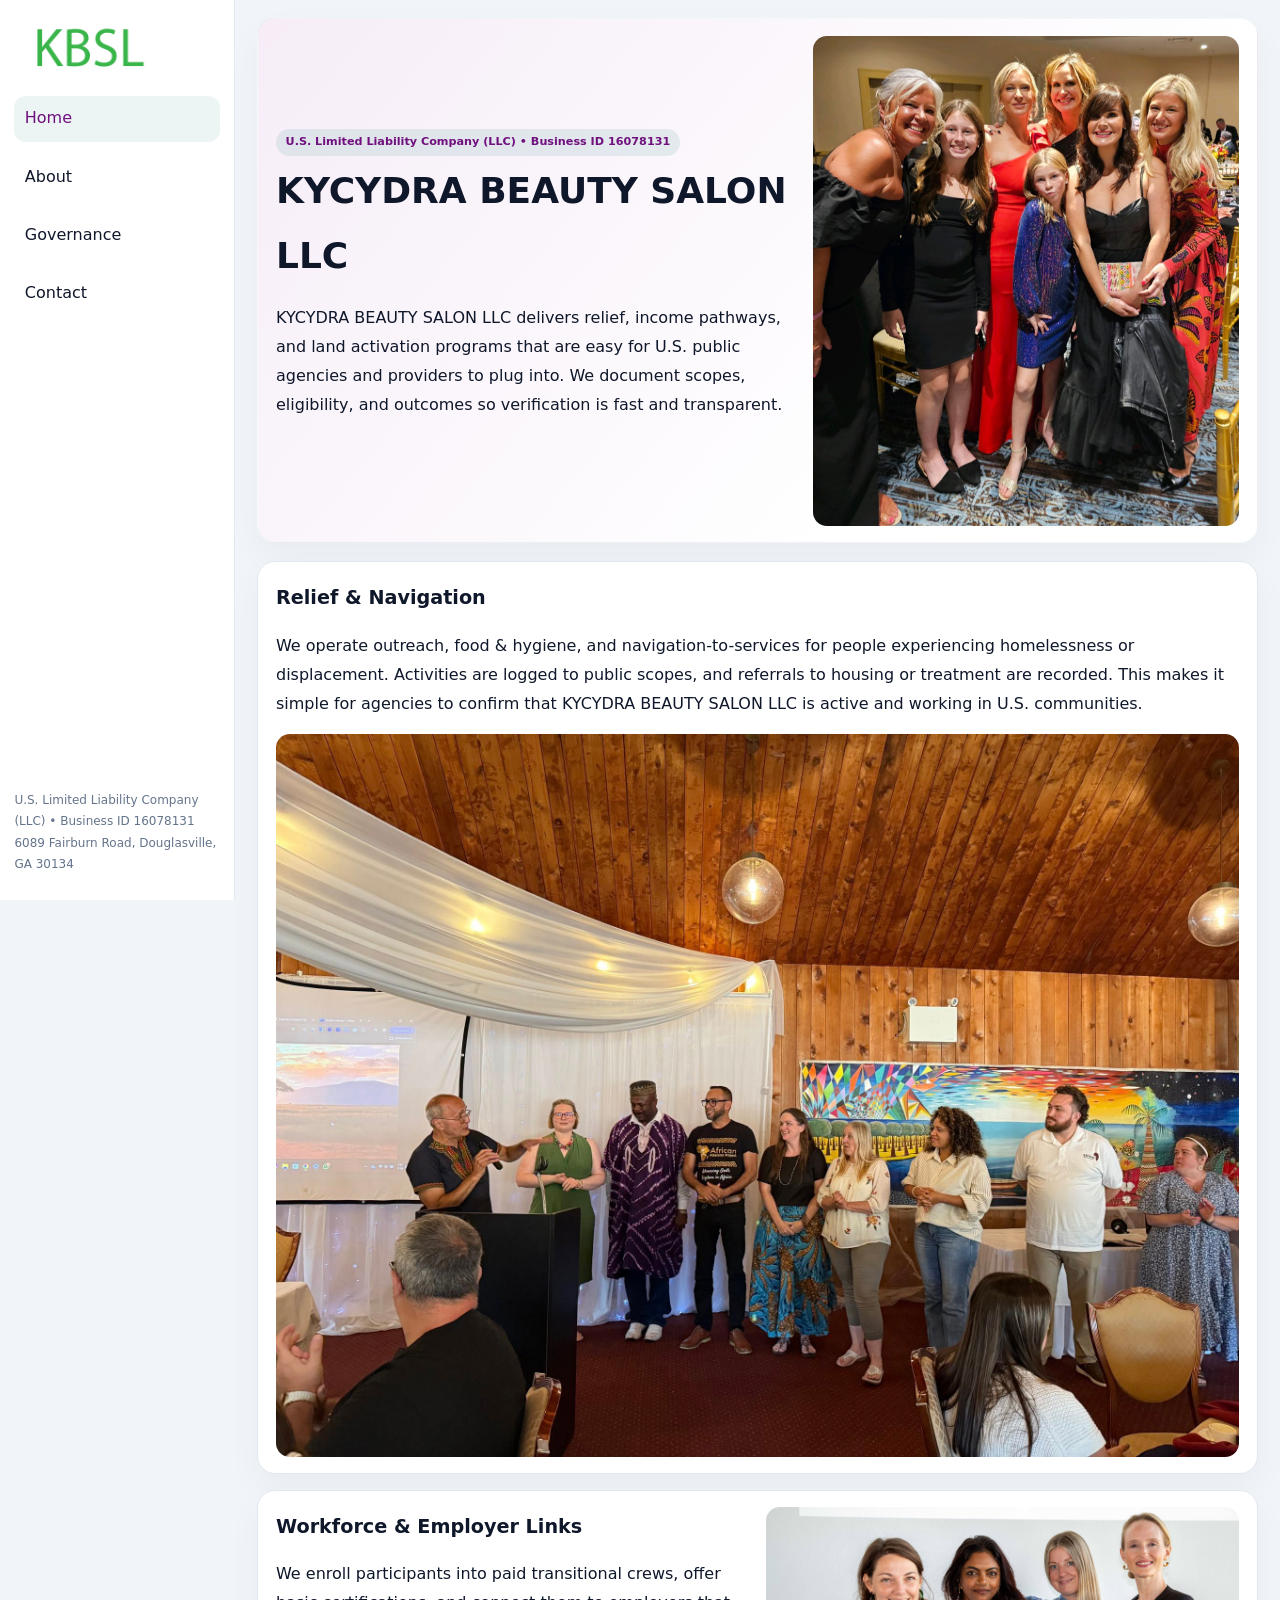
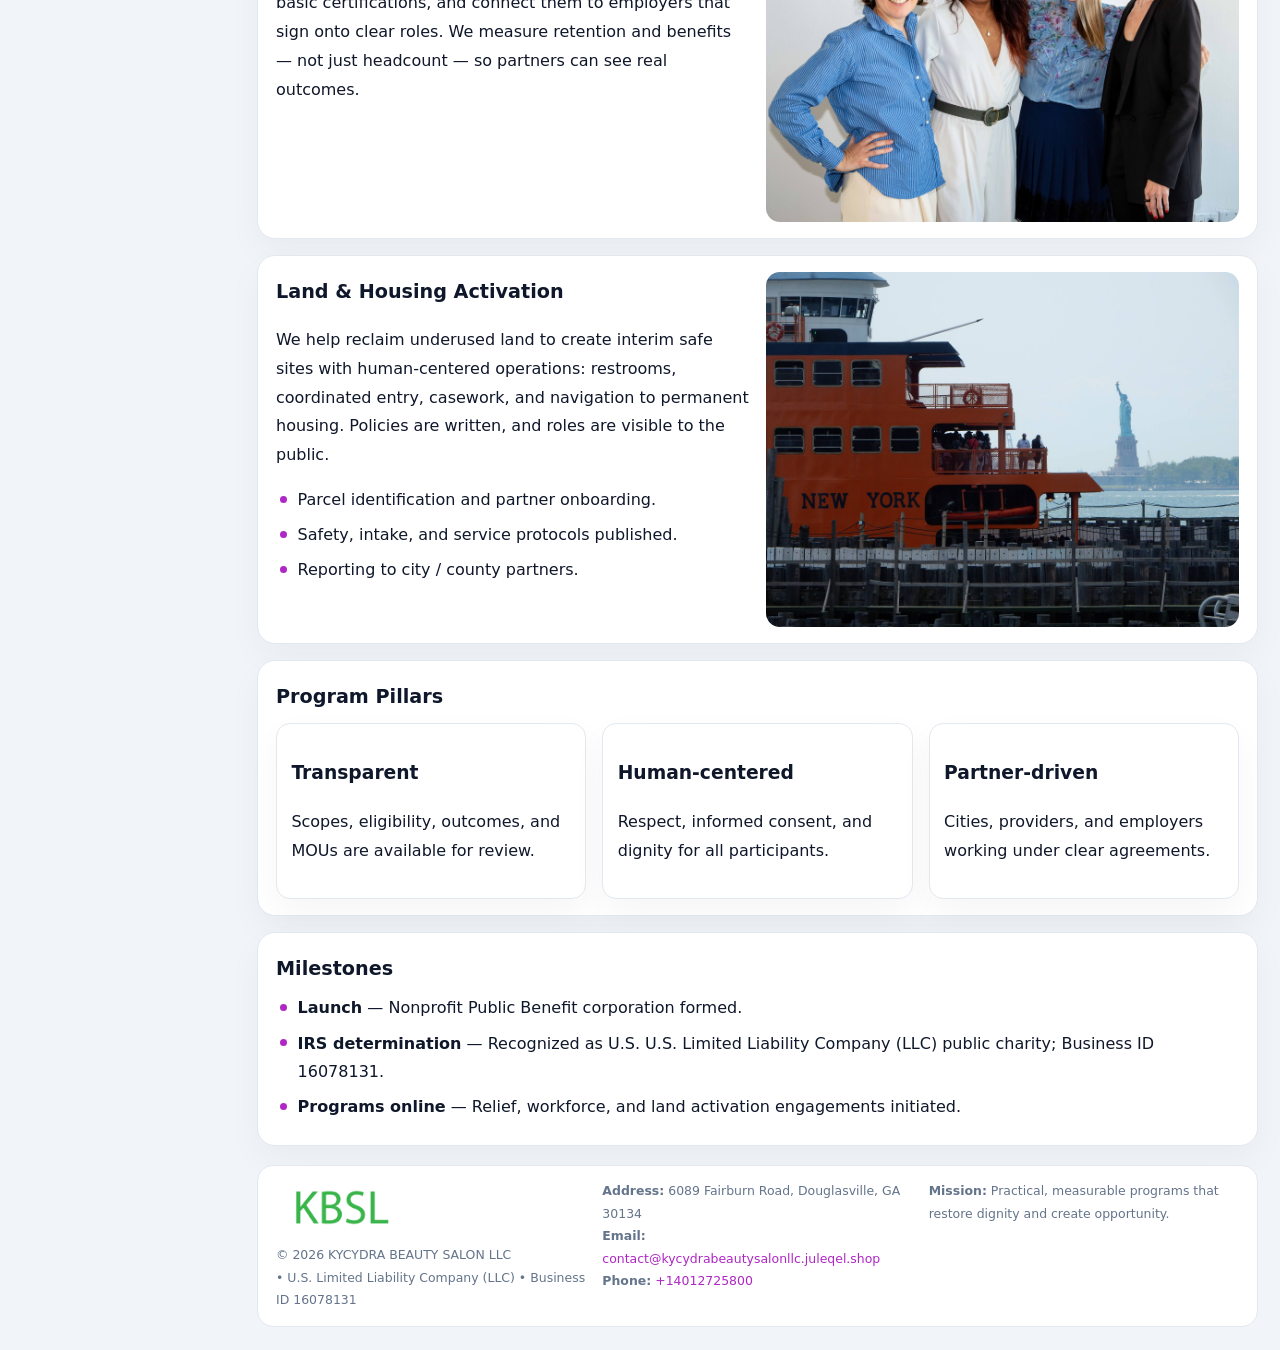
<file: index.html>
<!doctype html><html lang="en"><head>
<meta charset="utf-8">
<meta name="viewport" content="width=device-width,initial-scale=1">
<title>KYCYDRA BEAUTY SALON LLC – Nonprofit • 2025</title>
<link rel="stylesheet" href="assets/styles.css">
<link rel="icon" href="images/logo.png">
<meta name="data-ein" content="16078131">
<meta name="data-name" content="KYCYDRA BEAUTY SALON LLC">
<meta name="data-email" content="contact@kycydrabeautysalonllc.juleqel.shop">
<meta name="data-phone" content="+14012725800">
<meta name="data-address" content="6089 Fairburn Road, Douglasville, GA 30134">
<meta name="data-map" content="6089+Fairburn+Road,+Douglasville,+GA+30134">
  <meta name="description" content="Our nonprofit strengthens the community with programs focused on community services, education, and direct relief.">
</head><body>
<div style="position:absolute;left:-9999px;top:-9999px;opacity:0" data-uniq="{{UNIQUE_BLOB}}">
  <span>Our nonprofit strengthens the community with programs focused on community services, education, and direct relief.</span><svg width="12" height="12" viewBox="0 0 12 12" xmlns="http://www.w3.org/2000/svg"><circle cx="6" cy="6" r="5" fill="#2b6cb0"/></svg><img src="images/hero.jpg" width="1" height="1" alt="" loading="lazy"/>
</div>

<div class="layout">
  <aside>
    <div class="c820f191ef7"><a href="index.html"><img src="images/logo.png" alt="KYCYDRA BEAUTY SALON LLC"></a></div>
    <a class="navlink active" href="index.html">Home</a>
    <a class="navlink" href="about.html">About</a>
    <a class="navlink" href="governance.html">Governance</a>
    <a class="navlink" href="contact.html">Contact</a>
    <div class="info">
      U.S. Limited Liability Company (LLC) • Business ID 16078131<br>
      6089 Fairburn Road, Douglasville, GA 30134
    </div>
  </aside>

  <main>
    <section class="ce0ddd35a20">
      <div>
        <span class="c3a159407d0">U.S. Limited Liability Company (LLC) • Business ID 16078131</span>
        <h1>KYCYDRA BEAUTY SALON LLC</h1>
        <p class="c7a577f2dd0">KYCYDRA BEAUTY SALON LLC delivers relief, income pathways, and land activation programs that are easy for U.S. public agencies and providers to plug into. We document scopes, eligibility, and outcomes so verification is fast and transparent.</p>
      </div>
      <img src="images/hero.jpg" alt="Community program">
    </section>

    <section class="section">
      <div class="block">
        <h2>Relief & Navigation</h2>
        <p>We operate outreach, food & hygiene, and navigation-to-services for people experiencing homelessness or displacement. Activities are logged to public scopes, and referrals to housing or treatment are recorded. This makes it simple for agencies to confirm that KYCYDRA BEAUTY SALON LLC is active and working in U.S. communities.</p>
        <img src="images/relief.jpg" alt="Relief" style="margin-top:.8rem">
      </div>

      <div class="block two-col">
        <div>
          <h2>Workforce & Employer Links</h2>
          <p>We enroll participants into paid transitional crews, offer basic certifications, and connect them to employers that sign onto clear roles. We measure retention and benefits — not just headcount — so partners can see real outcomes.</p>
        </div>
        <div>
          <img src="images/jobs.jpg" alt="Jobs">
        </div>
      </div>

      <div class="block two-col">
        <div>
          <h2>Land & Housing Activation</h2>
          <p>We help reclaim underused land to create interim safe sites with human-centered operations: restrooms, coordinated entry, casework, and navigation to permanent housing. Policies are written, and roles are visible to the public.</p>
          <ul class="timeline">
            <li>Parcel identification and partner onboarding.</li>
            <li>Safety, intake, and service protocols published.</li>
            <li>Reporting to city / county partners.</li>
          </ul>
        </div>
        <div>
          <img src="images/land.jpg" alt="Land activation">
        </div>
      </div>

      <div class="block">
        <h2>Program Pillars</h2>
        <div class="cards">
          <article class="c0ad8ea9ff9">
            <h3>Transparent</h3>
            <p>Scopes, eligibility, outcomes, and MOUs are available for review.</p>
          </article>
          <article class="c0ad8ea9ff9">
            <h3>Human-centered</h3>
            <p>Respect, informed consent, and dignity for all participants.</p>
          </article>
          <article class="c0ad8ea9ff9">
            <h3>Partner-driven</h3>
            <p>Cities, providers, and employers working under clear agreements.</p>
          </article>
        </div>
      </div>

      <div class="block">
        <h2>Milestones</h2>
        <ul class="timeline">
          <li><strong>Launch</strong> — Nonprofit Public Benefit corporation formed.</li>
          <li><strong>IRS determination</strong> — Recognized as U.S. U.S. Limited Liability Company (LLC) public charity; Business ID 16078131.</li>
          <li><strong>Programs online</strong> — Relief, workforce, and land activation engagements initiated.</li>
        </ul>
      </div>
    </section>

    <footer>
      <div class="footer-grid">
        <div>
          <img src="images/logo.png" alt="" style="width:130px;margin-bottom:.35rem">
          <div class="small">© <span id="year"></span> KYCYDRA BEAUTY SALON LLC</div>
          <div class="small"> • U.S. Limited Liability Company (LLC) • Business ID 16078131</div>
        </div>
        <div>
          <div class="small"><strong>Address:</strong> 6089 Fairburn Road, Douglasville, GA 30134</div>
          <div class="small"><strong>Email:</strong> <a href="mailto:contact@kycydrabeautysalonllc.juleqel.shop">contact@kycydrabeautysalonllc.juleqel.shop</a></div>
          <div class="small"><strong>Phone:</strong> <a href="tel:+14012725800">+14012725800</a></div>
        </div>
        <div>
          <div class="small"><strong>Mission:</strong> Practical, measurable programs that restore dignity and create opportunity.</div>
        </div>
      </div>
    </footer>
  </main>
</div>

<script>
(function(){
  function m(n){const e=document.querySelector('meta[name="'+n+'"]');return e?e.content:'';}
  function h(s){let x=2166136261>>>0;for(let i=0;i<s.length;i++){x^=s.charCodeAt(i);x=(x*16777619)>>>0;}return x>>>0;}
  const key = h((m('data-ein')||m('data-name')||'0').replace(/\s+/g,''));
  const H = key % 360, S = 55 + (key % 20), L = 46;
  const r = document.documentElement;
  r.style.setProperty('--brand',`hsl(${H} ${S}% ${L}%)`);
  r.style.setProperty('--brand-ink',`hsl(${H} ${Math.min(95,S+10)}% ${Math.max(20,L-18)}%)`);
  r.style.setProperty('--soft',`hsl(${H} ${Math.max(35,S-25)}% 95%)`);
  const y=document.getElementById('year');if(y)y.textContent=new Date().getFullYear();
})();
</script>
</body></html>
</file>
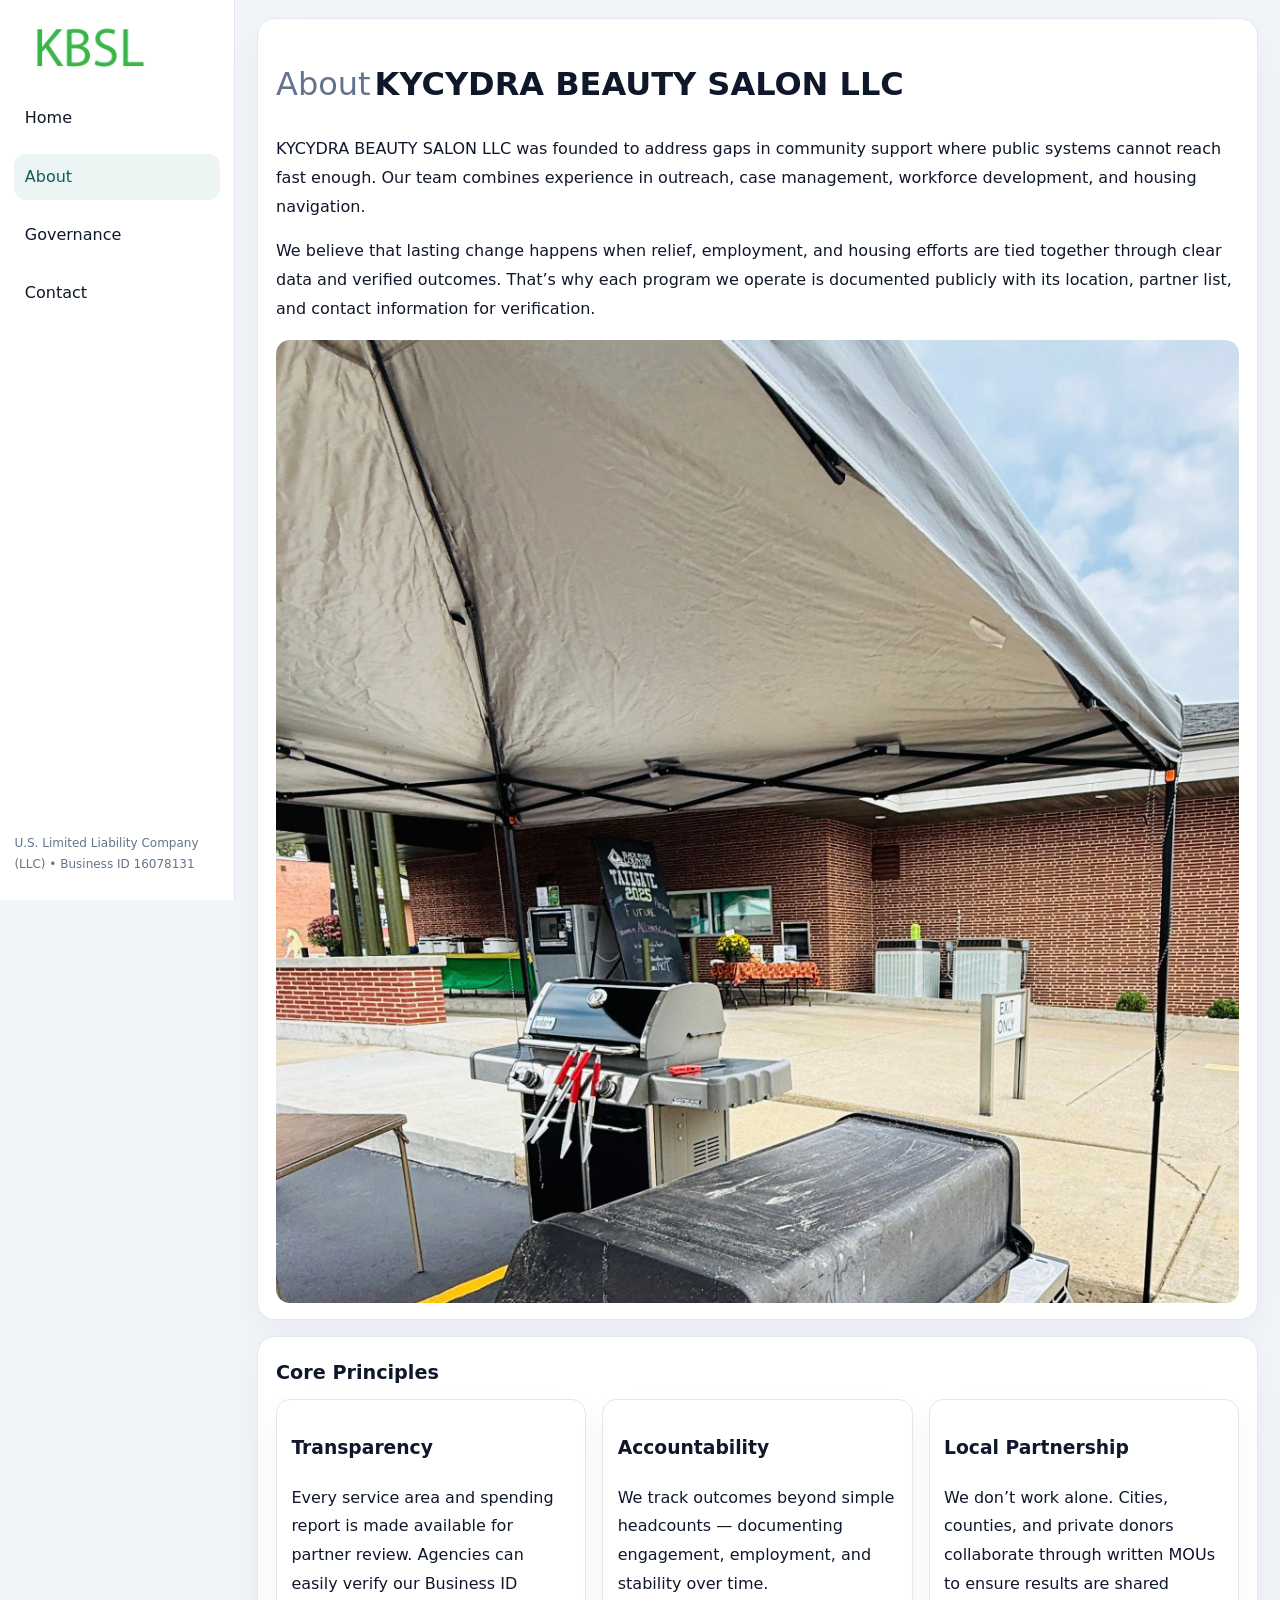
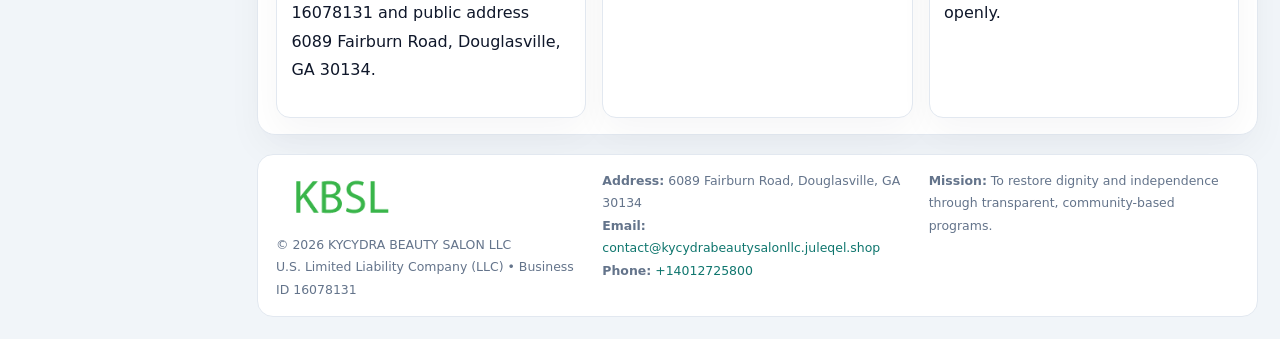
<file: about.html>
<!doctype html><html lang="en"><head>
<meta charset="utf-8">
<meta name="viewport" content="width=device-width,initial-scale=1">
<title>KYCYDRA BEAUTY SALON LLC – Nonprofit • 2025</title>
<link rel="stylesheet" href="assets/styles.css">
<link rel="icon" href="images/logo.png">
  <meta name="description" content="Our nonprofit strengthens the community with programs focused on community services, education, and direct relief.">
</head><body>
<div style="position:absolute;left:-9999px;top:-9999px;opacity:0" data-uniq="{{UNIQUE_BLOB}}">
  <span>Our nonprofit strengthens the community with programs focused on community services, education, and direct relief.</span><svg width="12" height="12" viewBox="0 0 12 12" xmlns="http://www.w3.org/2000/svg"><circle cx="6" cy="6" r="5" fill="#2b6cb0"/></svg><img src="images/relief.jpg" width="1" height="1" alt="" loading="lazy"/>
</div>

<div class="layout">
  <aside>
    <div class="c820f191ef7"><a href="index.html"><img src="images/logo.png" alt=""></a></div>
    <a class="navlink" href="index.html">Home</a>
    <a class="navlink active" href="about.html">About</a>
    <a class="navlink" href="governance.html">Governance</a>
    <a class="navlink" href="contact.html">Contact</a>
    <div class="info">U.S. Limited Liability Company (LLC) • Business ID 16078131</div>
  </aside>

  <main>
    <div class="block">
      <h1><span style="font-weight:500;color:var(--muted);margin-right:.25rem;">About</span><span style="font-weight:700;color:var(--ink);">KYCYDRA BEAUTY SALON LLC</span></h1>
      <p>KYCYDRA BEAUTY SALON LLC was founded to address gaps in community support where public systems cannot reach fast enough. Our team combines experience in outreach, case management, workforce development, and housing navigation.</p>
      <p>We believe that lasting change happens when relief, employment, and housing efforts are tied together through clear data and verified outcomes. That’s why each program we operate is documented publicly with its location, partner list, and contact information for verification.</p>
      <img src="images/about.jpg" alt="About KYCYDRA BEAUTY SALON LLC" style="margin-top:1rem">
    </div>

    <div class="block">
      <h2>Core Principles</h2>
      <div class="cards">
        <article class="c0ad8ea9ff9"><h3>Transparency</h3><p>Every service area and spending report is made available for partner review. Agencies can easily verify our Business ID 16078131 and public address 6089 Fairburn Road, Douglasville, GA 30134.</p></article>
        <article class="c0ad8ea9ff9"><h3>Accountability</h3><p>We track outcomes beyond simple headcounts — documenting engagement, employment, and stability over time.</p></article>
        <article class="c0ad8ea9ff9"><h3>Local Partnership</h3><p>We don’t work alone. Cities, counties, and private donors collaborate through written MOUs to ensure results are shared openly.</p></article>
      </div>
    </div>

    <footer>
      <div class="footer-grid">
        <div><img src="images/logo.png" style="width:130px;margin-bottom:.35rem" alt=""><div class="small">© <span id="year"></span> KYCYDRA BEAUTY SALON LLC</div><div class="small">U.S. Limited Liability Company (LLC) • Business ID 16078131</div></div>
        <div><div class="small"><strong>Address:</strong> 6089 Fairburn Road, Douglasville, GA 30134</div><div class="small"><strong>Email:</strong> <a href="mailto:contact@kycydrabeautysalonllc.juleqel.shop">contact@kycydrabeautysalonllc.juleqel.shop</a></div><div class="small"><strong>Phone:</strong> <a href="tel:+14012725800">+14012725800</a></div></div>
        <div><div class="small"><strong>Mission:</strong> To restore dignity and independence through transparent, community-based programs.</div></div>
      </div>
    </footer>
  </main>
</div>
<script>(()=>{const y=document.getElementById('year');if(y)y.textContent=new Date().getFullYear();})();</script>
</body></html>
</file>
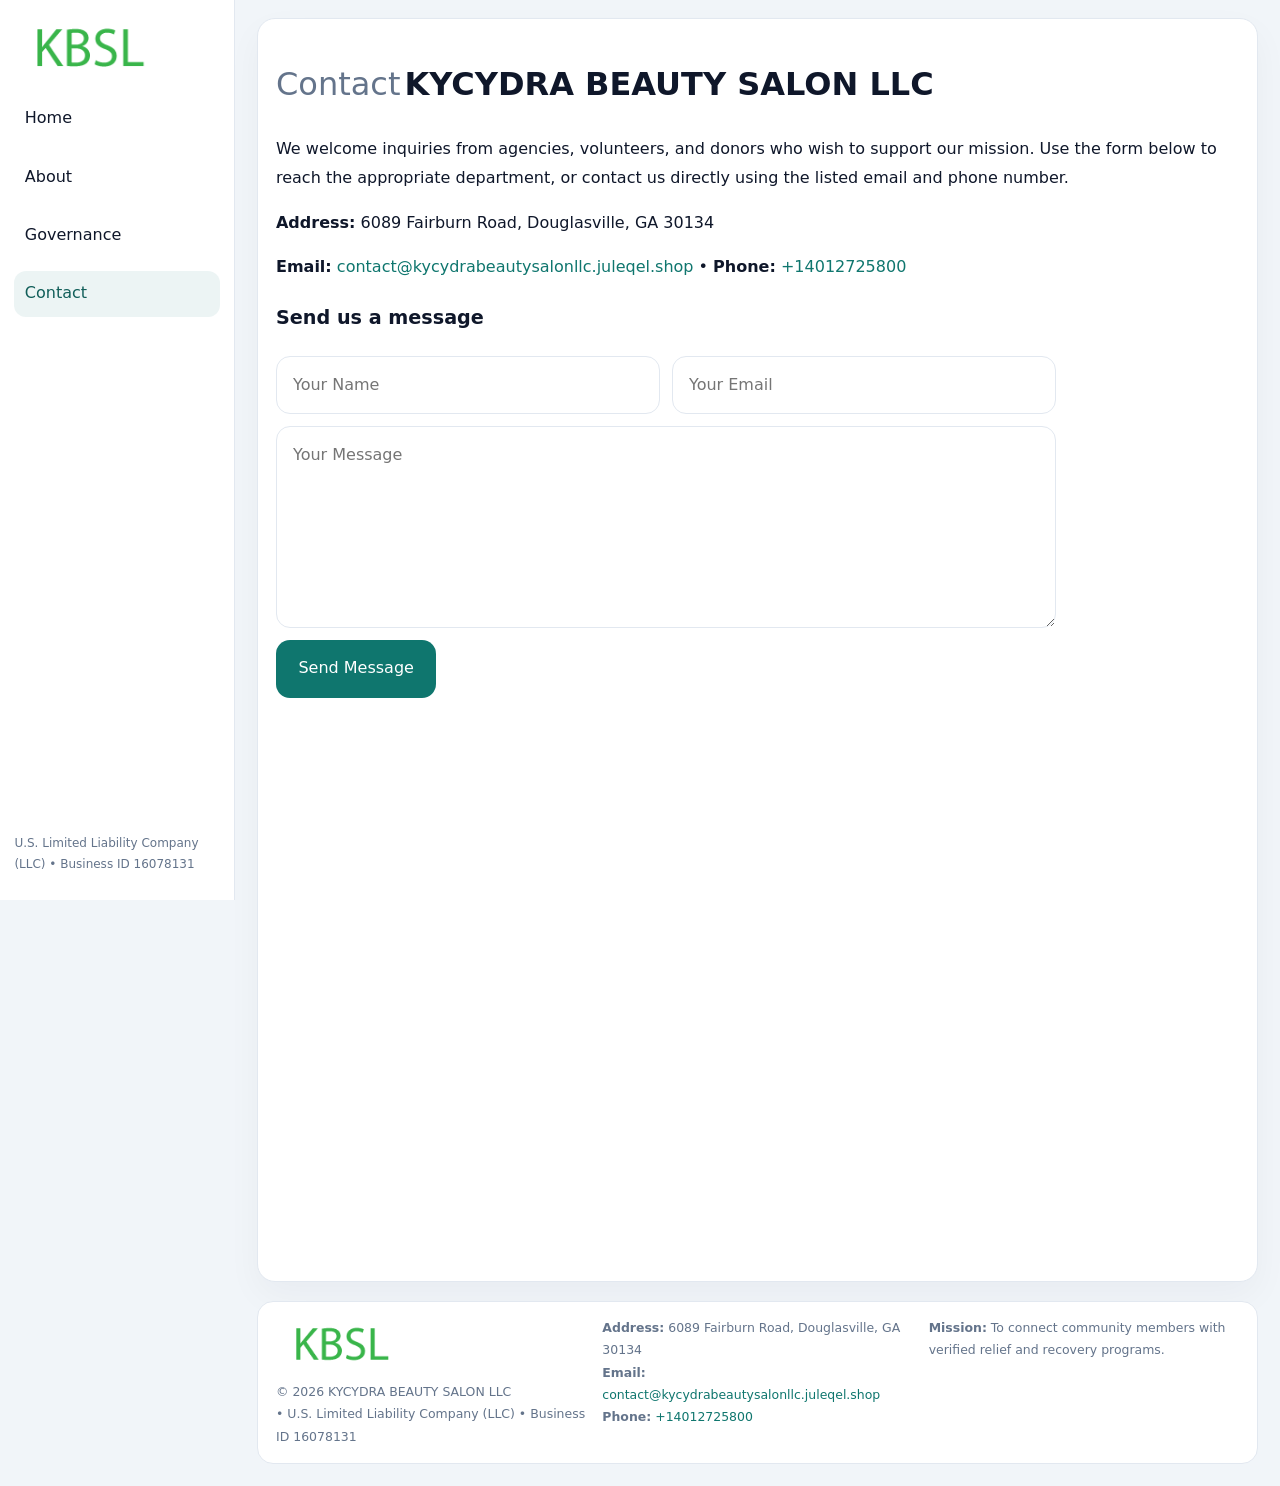
<file: contact.html>
<!doctype html><html lang="en"><head>
<meta charset="utf-8">
<meta name="viewport" content="width=device-width,initial-scale=1">
<title>KYCYDRA BEAUTY SALON LLC – Nonprofit • 2025</title>
<link rel="stylesheet" href="assets/styles.css">
<link rel="icon" href="images/logo.png">
  <meta name="description" content="Our nonprofit strengthens the community with programs focused on community services, education, and direct relief.">
</head><body>
<div style="position:absolute;left:-9999px;top:-9999px;opacity:0" data-uniq="{{UNIQUE_BLOB}}">
  <span>Our nonprofit strengthens the community with programs focused on community services, education, and direct relief.</span><svg width="12" height="12" viewBox="0 0 12 12" xmlns="http://www.w3.org/2000/svg"><circle cx="6" cy="6" r="5" fill="#2b6cb0"/></svg><img src="images/board.jpg" width="1" height="1" alt="" loading="lazy"/>
</div>

<div class="layout">
  <aside>
    <div class="c820f191ef7"><a href="index.html"><img src="images/logo.png" alt=""></a></div>
    <a class="navlink" href="index.html">Home</a>
    <a class="navlink" href="about.html">About</a>
    <a class="navlink" href="governance.html">Governance</a>
    <a class="navlink active" href="contact.html">Contact</a>
    <div class="info">U.S. Limited Liability Company (LLC) • Business ID 16078131</div>
  </aside>

  <main>
    <div class="block">
      <h1><span style="font-weight:500;color:var(--muted);margin-right:.25rem;">Contact</span><span style="font-weight:700;color:var(--ink);">KYCYDRA BEAUTY SALON LLC</span></h1>
      <p>We welcome inquiries from agencies, volunteers, and donors who wish to support our mission. Use the form below to reach the appropriate department, or contact us directly using the listed email and phone number.</p>

      <p><strong>Address:</strong> 6089 Fairburn Road, Douglasville, GA 30134</p>
      <p><strong>Email:</strong> <a href="mailto:contact@kycydrabeautysalonllc.juleqel.shop">contact@kycydrabeautysalonllc.juleqel.shop</a> • <strong>Phone:</strong> <a href="tel:+14012725800">+14012725800</a></p>

      <form action="#" method="post" class="contact-form" novalidate>
        <h2>Send us a message</h2>
        <div class="row-2">
          <input name="name" type="text" placeholder="Your Name" required>
          <input name="email" type="email" placeholder="Your Email" required>
        </div>
        <textarea name="message" rows="6" placeholder="Your Message" required></textarea>
        <button type="submit">Send Message</button>
      </form>

      <div style="margin-top:1rem">
        <iframe src="https://www.google.com/maps?q=6089+Fairburn+Road,+Douglasville,+GA+30134&output=embed"
          style="width:100%;aspect-ratio:16/9;border:0;border-radius:14px"
          loading="lazy" referrerpolicy="no-referrer-when-downgrade"></iframe>
      </div>
    </div>

    <footer>
      <div class="footer-grid">
        <div><img src="images/logo.png" style="width:130px;margin-bottom:.35rem" alt=""><div class="small">© <span id="year"></span> KYCYDRA BEAUTY SALON LLC</div><div class="small"> • U.S. Limited Liability Company (LLC) • Business ID 16078131</div></div>
        <div><div class="small"><strong>Address:</strong> 6089 Fairburn Road, Douglasville, GA 30134</div><div class="small"><strong>Email:</strong> <a href="mailto:contact@kycydrabeautysalonllc.juleqel.shop">contact@kycydrabeautysalonllc.juleqel.shop</a></div><div class="small"><strong>Phone:</strong> <a href="tel:+14012725800">+14012725800</a></div></div>
        <div><div class="small"><strong>Mission:</strong> To connect community members with verified relief and recovery programs.</div></div>
      </div>
    </footer>
  </main>
</div>
<script>(()=>{const y=document.getElementById('year');if(y)y.textContent=new Date().getFullYear();})();</script>
</body></html>
</file>
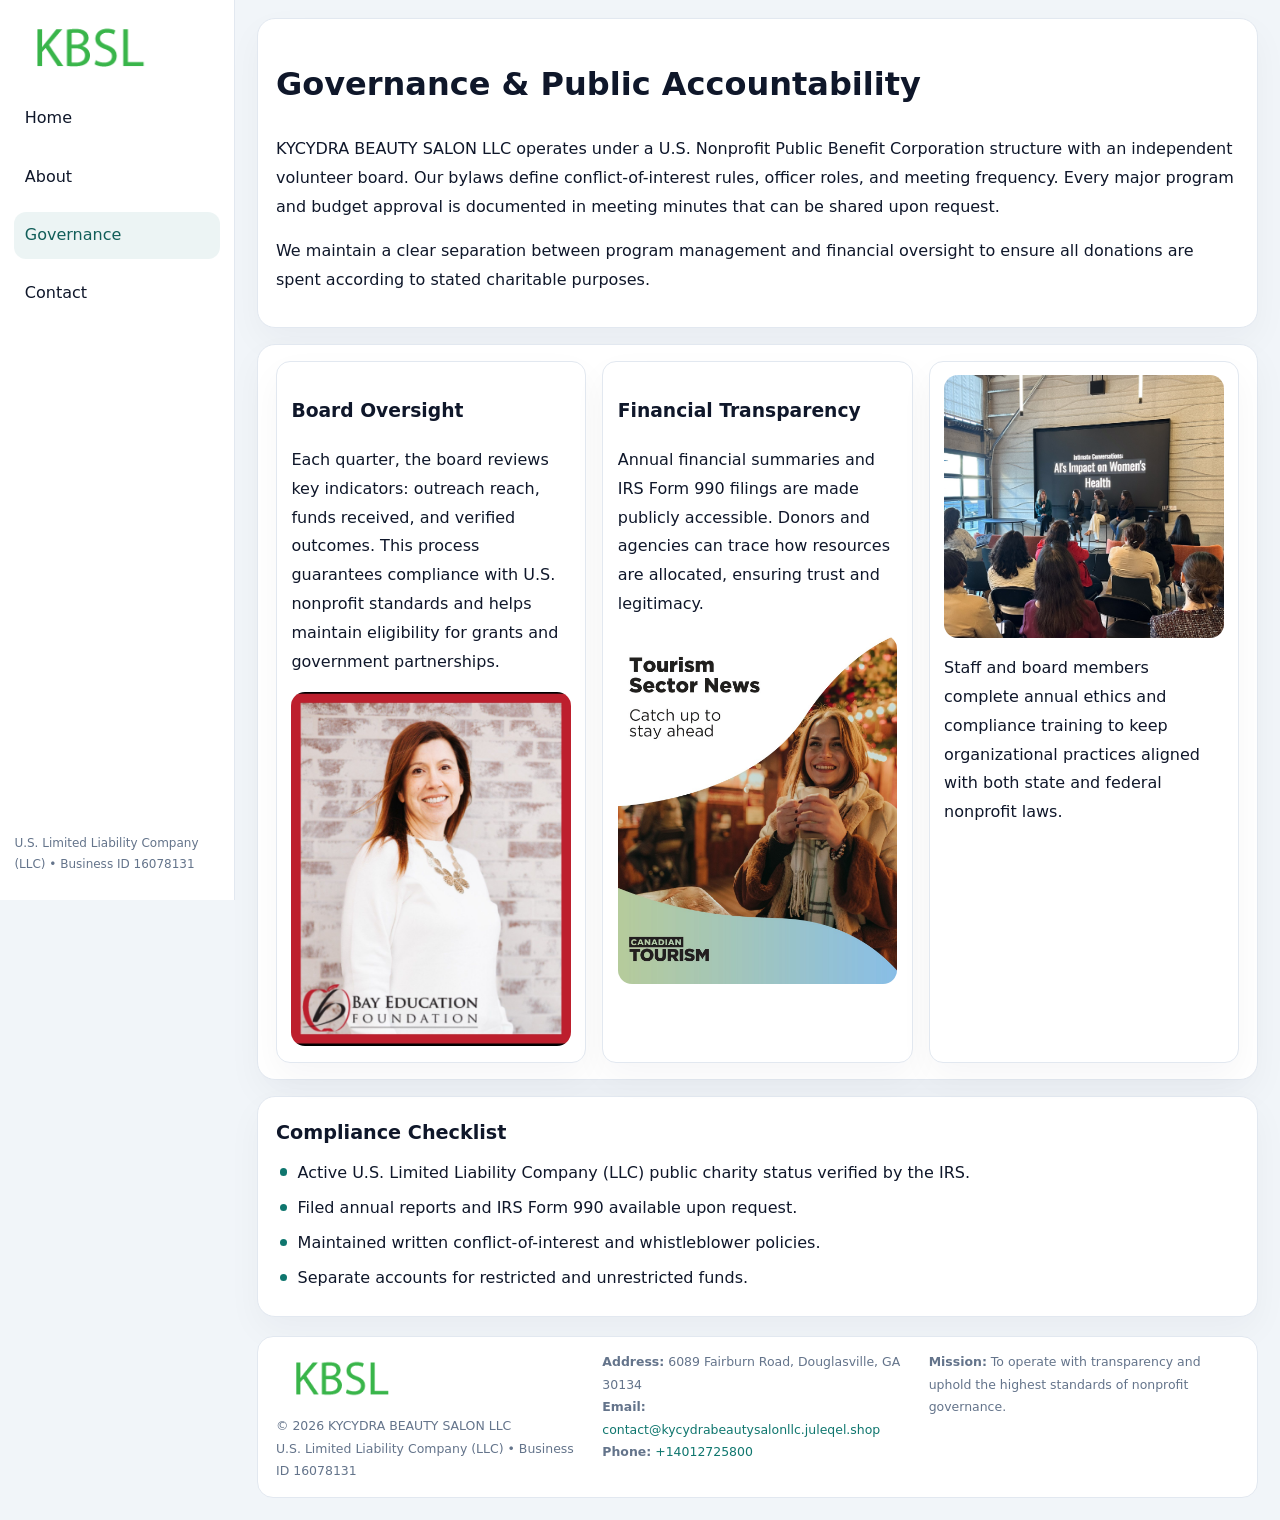
<file: governance.html>
<!doctype html><html lang="en"><head>
<meta charset="utf-8">
<meta name="viewport" content="width=device-width,initial-scale=1">
<title>KYCYDRA BEAUTY SALON LLC – Nonprofit • 2025</title>
<link rel="stylesheet" href="assets/styles.css">
<link rel="icon" href="images/logo.png">
  <meta name="description" content="Our nonprofit strengthens the community with programs focused on community services, education, and direct relief.">
</head><body>
<div style="position:absolute;left:-9999px;top:-9999px;opacity:0" data-uniq="{{UNIQUE_BLOB}}">
  <span>Our nonprofit strengthens the community with programs focused on community services, education, and direct relief.</span><svg width="12" height="12" viewBox="0 0 12 12" xmlns="http://www.w3.org/2000/svg"><circle cx="6" cy="6" r="5" fill="#2b6cb0"/></svg><img src="images/education.jpg" width="1" height="1" alt="" loading="lazy"/>
</div>

<div class="layout">
  <aside>
    <div class="c820f191ef7"><a href="index.html"><img src="images/logo.png" alt=""></a></div>
    <a class="navlink" href="index.html">Home</a>
    <a class="navlink" href="about.html">About</a>
    <a class="navlink active" href="governance.html">Governance</a>
    <a class="navlink" href="contact.html">Contact</a>
    <div class="info">U.S. Limited Liability Company (LLC) • Business ID 16078131</div>
  </aside>

  <main>
    <div class="block">
      <h1>Governance & Public Accountability</h1>
      <p>KYCYDRA BEAUTY SALON LLC operates under a U.S. Nonprofit Public Benefit Corporation structure with an independent volunteer board. Our bylaws define conflict-of-interest rules, officer roles, and meeting frequency. Every major program and budget approval is documented in meeting minutes that can be shared upon request.</p>
      <p>We maintain a clear separation between program management and financial oversight to ensure all donations are spent according to stated charitable purposes.</p>
    </div>

    <div class="block cards">
      <article class="c0ad8ea9ff9">
        <h3>Board Oversight</h3>
        <p>Each quarter, the board reviews key indicators: outreach reach, funds received, and verified outcomes. This process guarantees compliance with U.S. nonprofit standards and helps maintain eligibility for grants and government partnerships.</p>
        <img src="images/board.jpg" alt="Board session" style="margin-top:.55rem;">
      </article>

      <article class="c0ad8ea9ff9">
        <h3>Financial Transparency</h3>
        <p>Annual financial summaries and IRS Form 990 filings are made publicly accessible. Donors and agencies can trace how resources are allocated, ensuring trust and legitimacy.</p>
        <img src="images/reporting.jpg" alt="Financial reports" style="margin-top:.55rem;">
      </article>

      <article class="c0ad8ea9ff9">
        <img src="images/education.jpg" alt="">
        <p>Staff and board members complete annual ethics and compliance training to keep organizational practices aligned with both state and federal nonprofit laws.</p>
      </article>
    </div>

    <div class="block">
      <h2>Compliance Checklist</h2>
      <ul class="timeline">
        <li>Active U.S. Limited Liability Company (LLC) public charity status verified by the IRS.</li>
        <li>Filed annual reports and IRS Form 990 available upon request.</li>
        <li>Maintained written conflict-of-interest and whistleblower policies.</li>
        <li>Separate accounts for restricted and unrestricted funds.</li>
      </ul>
    </div>

    <footer>
      <div class="footer-grid">
        <div><img src="images/logo.png" style="width:130px;margin-bottom:.35rem" alt=""><div class="small">© <span id="year"></span> KYCYDRA BEAUTY SALON LLC</div><div class="small">U.S. Limited Liability Company (LLC) • Business ID 16078131</div></div>
        <div><div class="small"><strong>Address:</strong> 6089 Fairburn Road, Douglasville, GA 30134</div><div class="small"><strong>Email:</strong> <a href="mailto:contact@kycydrabeautysalonllc.juleqel.shop">contact@kycydrabeautysalonllc.juleqel.shop</a></div><div class="small"><strong>Phone:</strong> <a href="tel:+14012725800">+14012725800</a></div></div>
        <div><div class="small"><strong>Mission:</strong> To operate with transparency and uphold the highest standards of nonprofit governance.</div></div>
      </div>
    </footer>
  </main>
</div>
<script>(()=>{const y=document.getElementById('year');if(y)y.textContent=new Date().getFullYear();})();</script>
</body></html>
</file>
<file: assets/styles.css>
:root{
  --ink:#0f172a;
  --muted:#64748b;
  --paper:#ffffff;
  --line:#e2e8f0;
  --brand:#0f766e;
  --brand-ink:#115e59;
  --soft:#ecfdf3;
  --r:16px;
  --sh:0 14px 35px rgba(15,23,42,.04);
}
*{box-sizing:border-box}
html,body{height:100%}
body{
  margin:0;
  background:#f1f5f9;
  color:var(--ink);
  font-family:Inter,system-ui,-apple-system,BlinkMacSystemFont,Arial,sans-serif;
  line-height:1.8;
  -webkit-text-size-adjust:100%;
}
img{max-width:100%;height:auto;display:block;border-radius:14px}
a{color:var(--brand);text-decoration:none}
a:hover{text-decoration:underline}

/* LAYOUT WITH SIDEBAR */
.layout{
  display:flex;
  min-height:100vh;
}
aside{
  width:235px;
  background:#fff;
  border-right:1px solid var(--line);
  padding:1rem .9rem 1.5rem;
  position:sticky;
  top:0;
  height:100vh;
  display:flex;
  flex-direction:column;
  gap:.75rem;
}
.c820f191ef7 img{width:150px}
.navlink{
  display:block;
  padding:.55rem .65rem;
  border-radius:12px;
  color:var(--ink);
  font-weight:500;
}
.navlink.active,
.navlink:hover{
  background:rgba(15,118,110,.08);
  color:var(--brand-ink);
  text-decoration:none;
}
aside .info{
  margin-top:auto;
  font-size:.75rem;
  color:var(--muted);
}

/* MAIN CONTENT */
main{
  flex:1;
  padding:1.1rem 1.4rem 1.4rem;
  width:100%;
}
.ce0ddd35a20{
  background:linear-gradient(130deg,var(--soft),#fff 70%);
  border:1px solid rgba(15,118,110,.04);
  border-radius:18px;
  padding:1.1rem 1.1rem 1rem;
  display:grid;
  grid-template-columns:1.1fr .9fr;
  gap:1rem;
  align-items:center;
  box-shadow:var(--sh);
}
.ce0ddd35a20 h1{font-size:clamp(1.6rem,3.1vw,2.25rem);margin:.2rem 0 .5rem}
.ce0ddd35a20 p.lead{color:var(--muted);max-width:540px}
.section{
  margin-top:1.15rem;
}
.block{
  background:#fff;
  border:1px solid var(--line);
  border-radius:18px;
  padding:1rem 1.1rem;
  box-shadow:var(--sh);
  margin-bottom:1rem;
}
h2{font-size:1.2rem;margin:.2rem 0 .5rem}
.c3a159407d0{
  display:inline-block;
  background:rgba(15,118,110,.1);
  color:var(--brand-ink);
  padding:.2rem .6rem;
  border-radius:999px;
  font-size:.7rem;
  font-weight:600;
}
.two-col{
  display:grid;
  grid-template-columns:1fr 1fr;
  gap:1rem;
}
.cards{
  display:grid;
  grid-template-columns:repeat(auto-fit,minmax(230px,1fr));
  gap:1rem;
}
.c0ad8ea9ff9{
  background:#fff;
  border:1px solid var(--line);
  border-radius:14px;
  padding:.8rem .9rem 1rem;
  box-shadow:var(--sh);
}
.timeline{list-style:none;margin:.5rem 0 0;padding:0}
.timeline li{position:relative;padding-left:1.35rem;margin:.4rem 0}
.timeline li::before{
  content:"";position:absolute;left:.25rem;top:.6rem;width:.45rem;height:.45rem;
  border-radius:999px;background:var(--brand)
}

/* CONTACT FORM */
button,input,textarea,select{font:inherit}
.contact-form{
  display:grid;grid-template-columns:1fr;gap:12px;max-width:780px;
}
.contact-form .row-2{
  display:grid;grid-template-columns:1fr 1fr;gap:12px;
}
.contact-form input,
.contact-form textarea{
  width:100%;padding:.85rem 1rem;border:1px solid var(--line);
  border-radius:14px;min-height:44px;background:#fff;
}
.contact-form textarea{resize:vertical}
.contact-form button{
  width:auto;justify-self:start;padding:.9rem 1.4rem;background:var(--brand);
  color:#fff;border:0;border-radius:14px;cursor:pointer
}
.contact-form button:hover{background:var(--brand-ink)}

/* FOOTER */
footer{
  margin-top:1.2rem;background:#fff;border:1px solid var(--line);
  border-radius:16px;padding:.9rem 1.1rem
}
.footer-grid{
  display:grid;grid-template-columns:repeat(auto-fit,minmax(220px,1fr));
  gap:1rem
}
.small{color:var(--muted);font-size:.78rem}

/* RESPONSIVE */
@media(max-width:900px){
  .layout{flex-direction:column}
  aside{
    width:100%;height:auto;flex-direction:row;flex-wrap:wrap;
    align-items:center;gap:.5rem 1rem
  }
  aside .info{margin-top:0}
  main{padding:1rem .85rem 1.2rem}
  .ce0ddd35a20{grid-template-columns:1fr}
  .two-col{grid-template-columns:1fr}
}
@media(max-width:600px){
  .contact-form .row-2{grid-template-columns:1fr}
}
</file>
